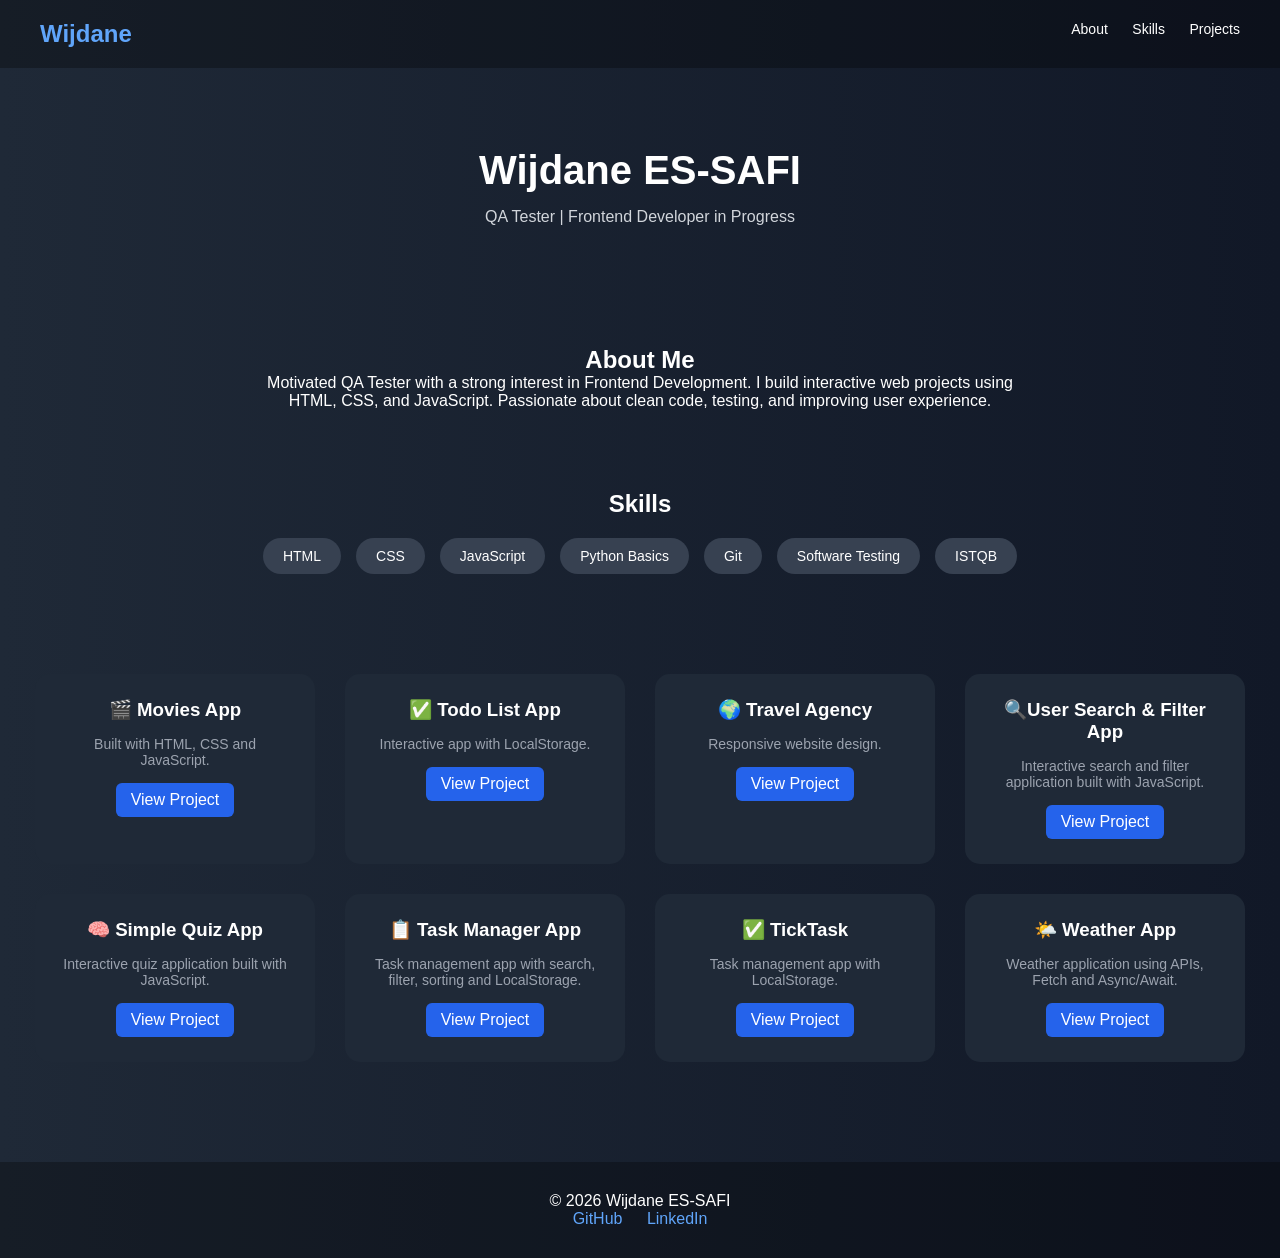
<file: index.html>
<!DOCTYPE html>
<html lang="en">
<head>
<meta charset="UTF-8">
<meta name="viewport" content="width=device-width, initial-scale=1.0">
<title>Wijdane | Portfolio</title>

<style>
* {
    margin: 0;
    padding: 0;
    box-sizing: border-box;
}

body {
    font-family: Arial, sans-serif;
    background: linear-gradient(to right, #1f2937, #111827);
    color: white;
}

/* NAVBAR */
nav {
    display: flex;
    justify-content: space-between;
    padding: 20px 40px;
    background: rgba(0,0,0,0.3);
}

nav h2 {
    color: #60a5fa;
}

nav a {
    color: white;
    text-decoration: none;
    margin-left: 20px;
    font-size: 14px;
}

nav a:hover {
    color: #60a5fa;
}

/* HEADER */
header {
    text-align: center;
    padding: 80px 20px;
}

header h1 {
    font-size: 40px;
}

header p {
    margin-top: 15px;
    color: #d1d5db;
}

/* ABOUT */
.about {
    max-width: 800px;
    margin: auto;
    padding: 40px 20px;
    text-align: center;
}

/* SKILLS */
.skills {
    text-align: center;
    padding: 40px 20px;
}

.skill-list {
    display: flex;
    justify-content: center;
    flex-wrap: wrap;
    gap: 15px;
    margin-top: 20px;
}

.skill {
    background: #374151;
    padding: 10px 20px;
    border-radius: 20px;
    font-size: 14px;
}

/* PROJECTS */
.projects {
    display: flex;
    justify-content: center;
    gap: 30px;
    flex-wrap: wrap;
    padding: 60px 20px;
}

.card {
    background: #1f2937;
    width: 280px;
    padding: 25px;
    border-radius: 15px;
    text-align: center;
    transition: 0.3s;
}

.card:hover {
    transform: translateY(-10px);
    box-shadow: 0 10px 25px rgba(0,0,0,0.4);
}

.card h3 {
    margin-bottom: 15px;
}

.card p {
    color: #9ca3af;
    font-size: 14px;
}

.card a {
    display: inline-block;
    margin-top: 15px;
    text-decoration: none;
    background: #2563eb;
    color: white;
    padding: 8px 15px;
    border-radius: 6px;
}

.card a:hover {
    background: #1e40af;
}

/* FOOTER */
footer {
    text-align: center;
    padding: 30px;
    background: rgba(0,0,0,0.3);
    margin-top: 40px;
}

footer a {
    color: #60a5fa;
    text-decoration: none;
    margin: 0 10px;
}

footer a:hover {
    text-decoration: underline;
}

/* RESPONSIVE */
@media(max-width:768px) {
    nav {
        flex-direction: column;
        align-items: center;
    }

    nav div {
        margin-top: 10px;
    }

    header h1 {
        font-size: 30px;
    }
}
</style>
</head>

<body>

<nav>
    <h2>Wijdane</h2>
    <div>
        <a href="#about">About</a>
        <a href="#skills">Skills</a>
        <a href="#projects">Projects</a>
    </div>
</nav>

<header>
    <h1>Wijdane ES-SAFI</h1>
    <p>QA Tester | Frontend Developer in Progress</p>
</header>

<section id="about" class="about">
    <h2>About Me</h2>
    <p>
        Motivated QA Tester with a strong interest in Frontend Development.
        I build interactive web projects using HTML, CSS, and JavaScript.
        Passionate about clean code, testing, and improving user experience.
    </p>
</section>

<section id="skills" class="skills">
    <h2>Skills</h2>
    <div class="skill-list">
        <div class="skill">HTML</div>
        <div class="skill">CSS</div>
        <div class="skill">JavaScript</div>
        <div class="skill">Python Basics</div>
        <div class="skill">Git</div>
        <div class="skill">Software Testing</div>
        <div class="skill">ISTQB</div>
    </div>
</section>

<section id="projects" class="projects">
    <div class="card">
        <h3>🎬 Movies App</h3>
        <p>Built with HTML, CSS and JavaScript.</p>
        <a href="Movies/index.html">View Project</a>
    </div>

    <div class="card">
        <h3>✅ Todo List App</h3>
        <p>Interactive app with LocalStorage.</p>
        <a href="todo-list-app/index.html">View Project</a>
    </div>

    <div class="card">
        <h3>🌍 Travel Agency</h3>
        <p>Responsive website design.</p>
        <a href="travel-agency/index.html">View Project</a>
    </div>

        <div class="card">
    <h3>🔍User Search & Filter App</h3>
    <p>Interactive search and filter application built with JavaScript.</p>
    <a href="user-application/index.html" target="_blank">View Project</a>
   </div>

    <div class="card">
    <h3>🧠 Simple Quiz App</h3>

    <p>
        Interactive quiz application built with JavaScript.
    </p>

    <a href="simple-quiz/index.html" target="_blank">
        View Project
    </a>
</div>

    <div class="card">
    <h3>📋 Task Manager App</h3>
    <p>
    Task management app with search, filter, sorting and LocalStorage.
    </p>
    <a href="task-manager-app/index.html">
    View Project
    </a>
</div>

    <div class="card">
    <h3>✅ TickTask</h3>
    <p>Task management app with LocalStorage.</p>
    <a href="tick-task/index.html" target="_blank">View Project</a>
</div>

    <div class="card">
    <h3>🌤️ Weather App</h3>
    <p>
        Weather application using APIs, Fetch and Async/Await.
    </p>
    <a href="weather-app/index.html" target="_blank">
        View Project
    </a>
</div>
</section>

<footer>
    <p>© 2026 Wijdane ES-SAFI</p>
    <a href="https://github.com/wijdane-09">GitHub</a>
    <a href="https://www.linkedin.com/in/wijdane-essafi-4717931b2/">LinkedIn</a>
</footer>

</body>
</html>
</file>
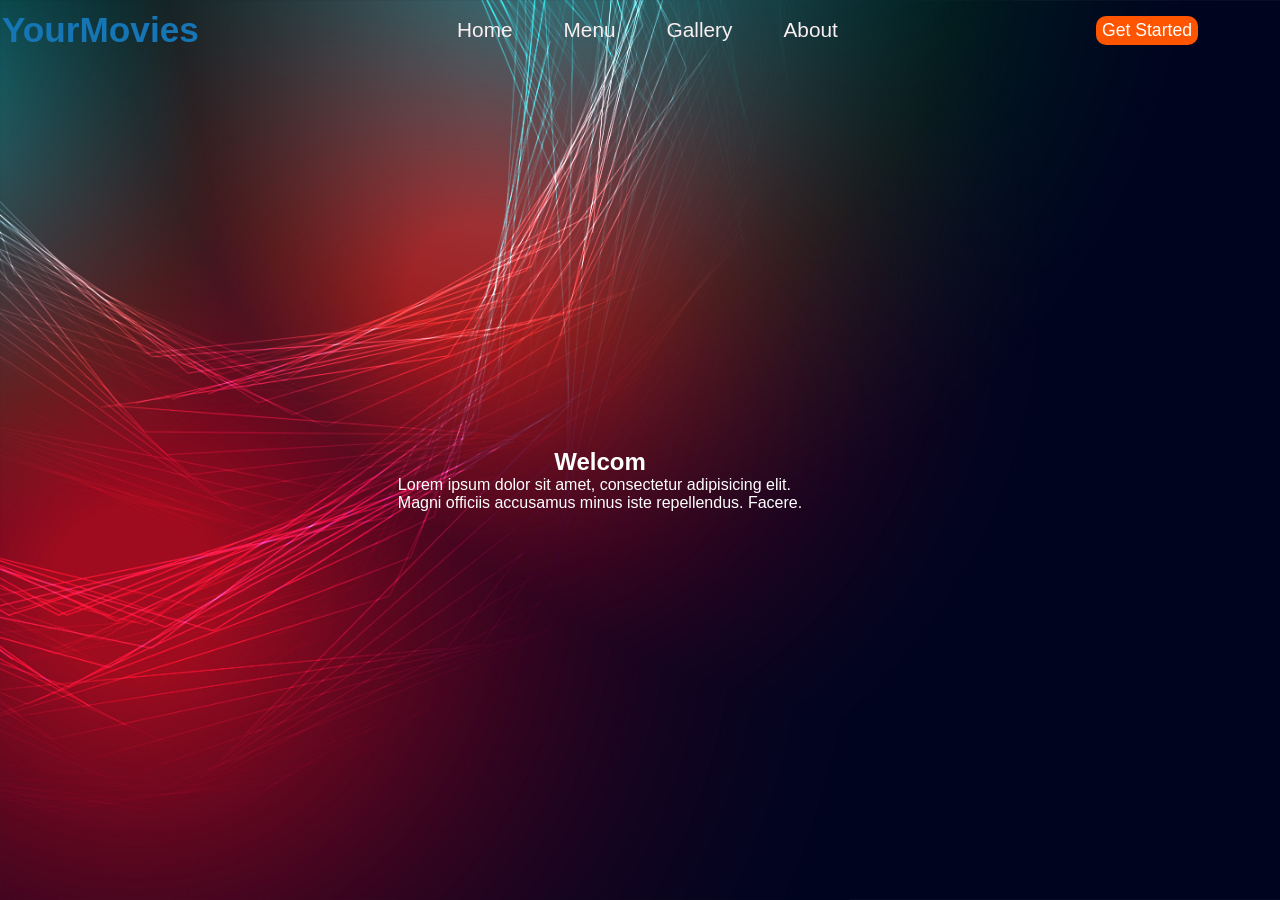
<file: Movies/index.html>
<!DOCTYPE html>
<html lang="en">
<head>
    <meta charset="UTF-8">
    <meta name="viewport" content="width=device-width, initial-scale=1.0">
    <link rel="stylesheet" href="https://cdnjs.cloudflare.com/ajax/libs/font-awesome/6.5.1/css/all.min.css">
    <link rel="stylesheet" href="style.css">
    <title>Your-Movies</title>
</head>
<body>
<header>
    <div class="navbar">
        <div class="logo">YourMovies</div>

    <ul class="links">
        <li><a href="#">Home</a></li>
        <li><a href="#">Menu</a></li>
        <li><a href="#">Gallery</a></li>
        <li><a href="#">About</a></li>
    </ul>
    <a href="#" class="action">Get Started</a>
    <div class="bars">
        <i class="fa-solid fa-bars"></i>
    </div>
    </div>

    <div class="dropDownMenu">
        <li><a href="#">Home</a></li>
        <li><a href="#">Menu</a></li>
        <li><a href="#">Gallery</a></li>
        <li><a href="#">About</a></li>
        <li><a href="#" class="action">Get Started</a></li>
    </div>
</header>    

<main>
    <section id="hero">
        <h1>Welcom</h1>
        <p>Lorem ipsum dolor sit amet,
            consectetur adipisicing elit.<br>
            Magni officiis accusamus minus iste repellendus.
            Facere.</p>
    </section>
</main>

<script src="main.js"></script>

</body>
</html>
</file>
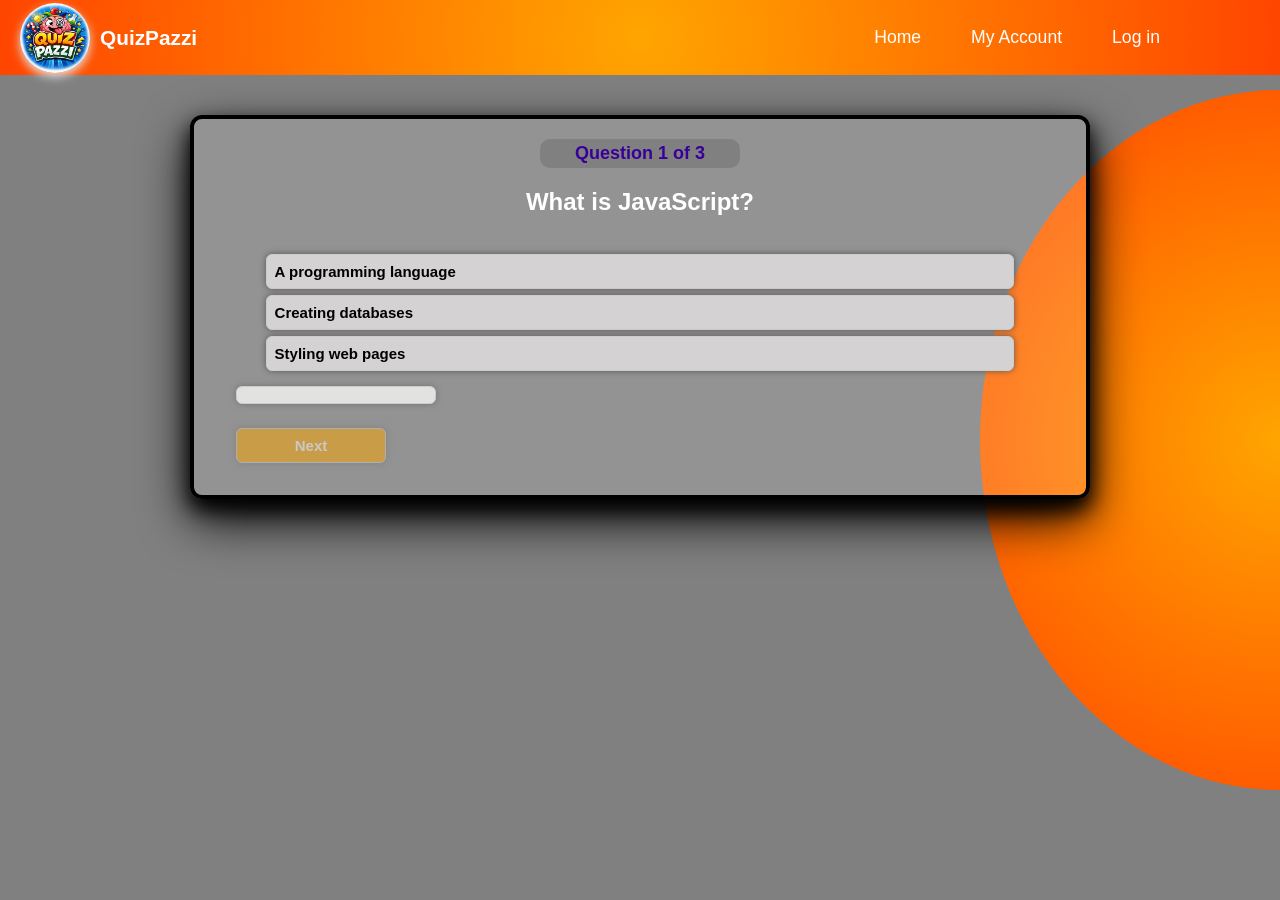
<file: simple quiz/index.html>
<!DOCTYPE html>
<html lang="en">
<head>
    <meta charset="UTF-8">
    <meta name="viewport" content="width=device-width, initial-scale=1.0">
    <link rel="stylesheet" href="style.css">
    <title>QuizPazzi</title>
</head>
<body>
    <div class="container">

        <div class="orange-shape"></div>
        
        <nav>
            <div class="logo-container">
            <img src="logo.webp" alt="logo">
            <span> QuizPazzi</span>
            </div>
        <div class="links">
                <ul>
                    <li><a href="">Home</a></li>
                    <li><a href="">My Account</a></li>
                    <li><a href="">Log in</a></li>
                </ul>
            </div>
        </nav>

<div class="content">
<p id="progress"></p>
    <h2 id="question"></h2>

  <div id="answers">
  <button class="answer"></button>
  <button class="answer"></button>
  <button class="answer"></button>
  </div>

<p id="result"></p>

<button id="nextBtn">Next</button>
<button id="restartBtn" >Restart</button>
 
 </div>
</div>
    
 

<script src="script.js"></script>
</body>
</html>
</file>
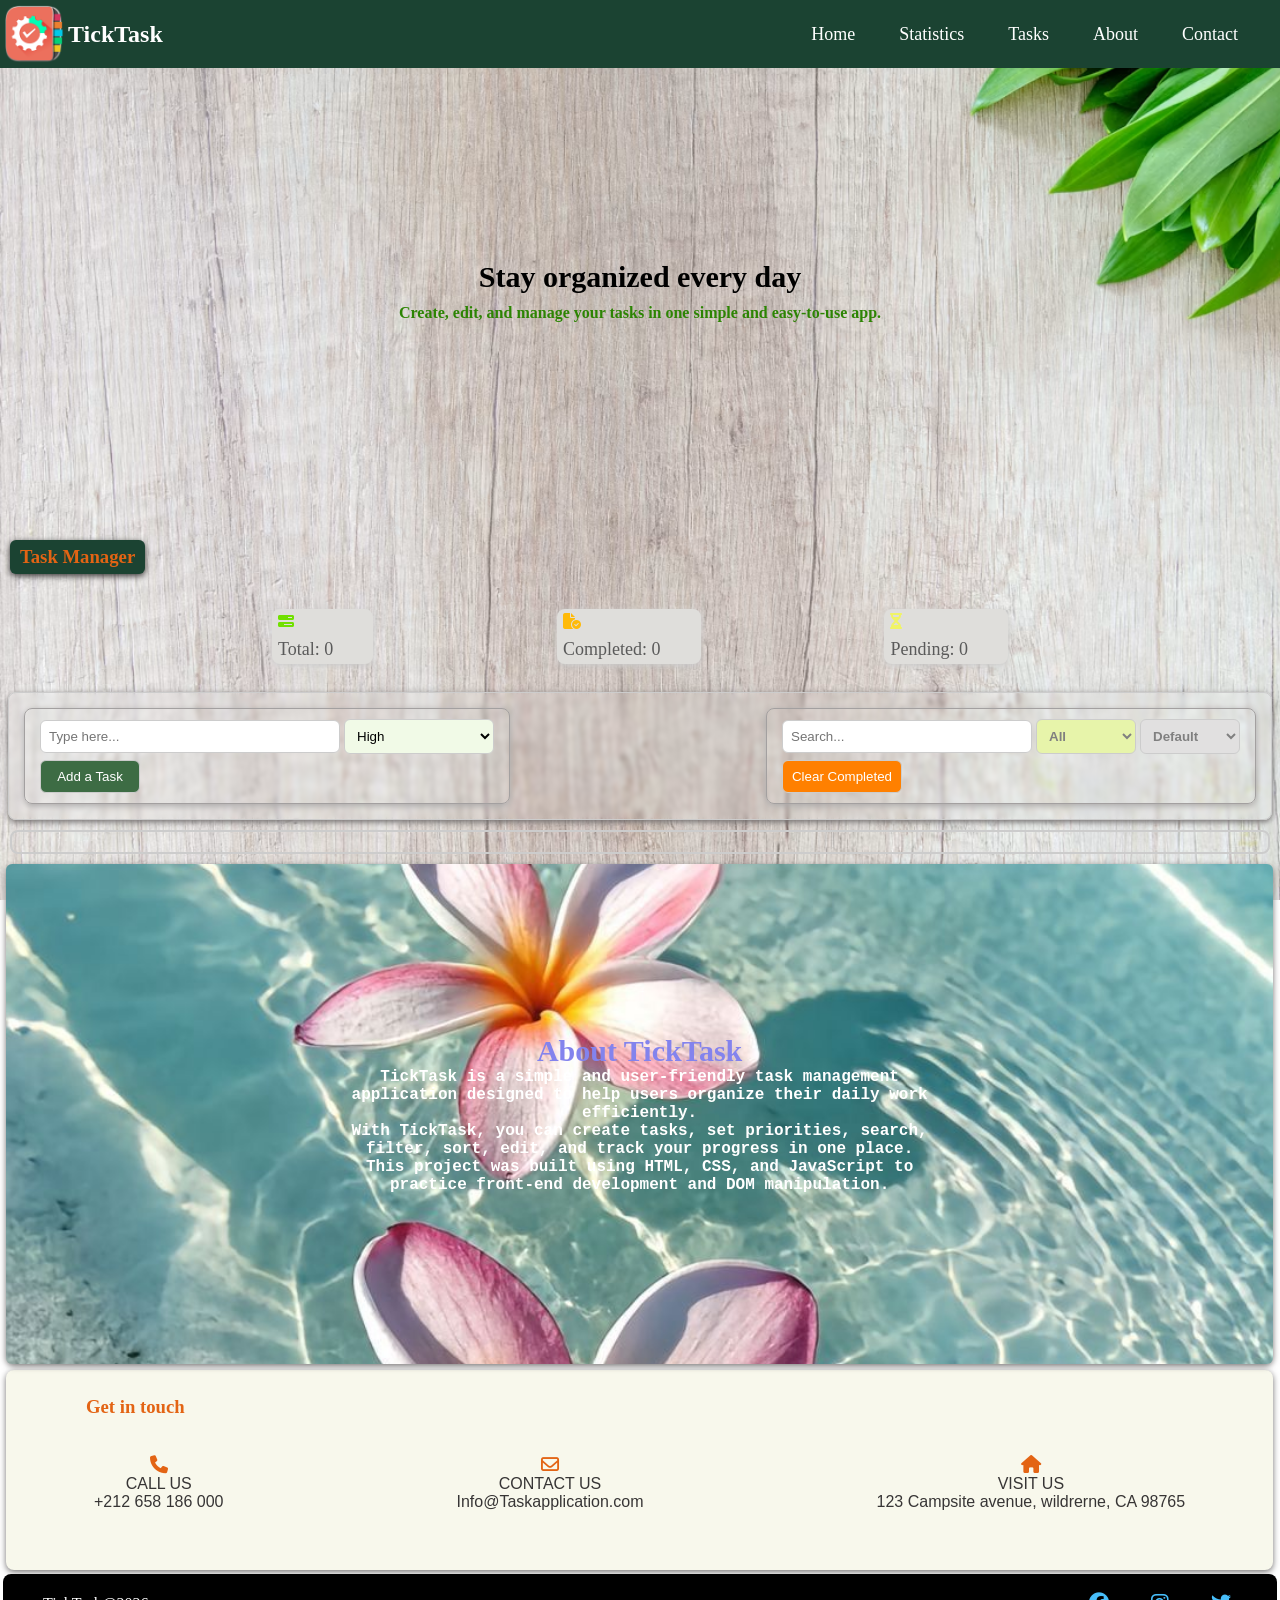
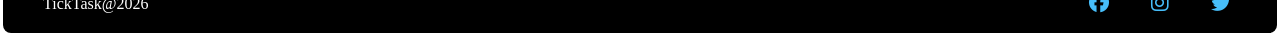
<file: tick-task/index.html>
<!DOCTYPE html>
<html lang="en">
<head>
    <meta charset="UTF-8">
    <meta name="viewport" content="width=device-width, initial-scale=1.0">
    <link rel="stylesheet" href="https://cdnjs.cloudflare.com/ajax/libs/font-awesome/6.5.1/css/all.min.css">
    <link rel="stylesheet" href="style.css">
    <link rel="icon" href="img.png">
    <title>TickTask</title>
</head>
<body>
    <!--header-->
    <header>
        <nav class="navbar">
            <div class="logo">
                <img src="img.png" alt="logo">
                <h2>TickTask</h2>
            </div>

            <ul class="links">
                <li><a href="#home">Home</a></li>
                <li><a href="#statistics">Statistics</a></li>
                <li><a href="#tasks">Tasks</a></li>
                <li><a href="#about">About</a></li>
                <li><a href="#contact">Contact</a></li>
            </ul>
        </nav>
    </header>

    <!--main-->
    <main>
        <!--hero section-->
        <section class="hero" id="home">
            <h2>Stay organized every day</h2>
            <P>Create, edit, and manage your tasks in one simple and easy-to-use app.</P>
        </section>

    <div class="container">   
        <!--statistics section-->
        <section class="statistics-section" id="statistics">

            <h3>Task Manager</h3>

            <div class="statistics">

                <div class="total">
                    <i class="fa-solid fa-bars-progress"></i>
                    <p id="totalTasks"></p>
                </div>

                <div class="completed">
                    <i class="fa-solid fa-file-circle-check"></i>
                    <p id="completedTasks"></p>
                </div>

                <div class="pending">
                    <i class="fa-solid fa-hourglass-half"></i>
                    <p id="pendingTasks"></p>
                </div>
            </div>
        </section>

        <!--section forms-->
        <section class="forms" id="tasks">
            <div class="form-container">

                <input type="text" id="textInput" placeholder="Type here...">

                <!--select category-->
                <select id="priority">
        
                    <option value="high">High</option>
                    <option value="medium">Medium</option>
                    <option value="low">Low</option>

                </select>

                <button id="addBtn">Add a Task</button>

            </div>

        <!--searching-->
            <div class="searching">
                <input type="text" id="searchInput" placeholder="Search...">

                 <!--filter category-->
                <select id="filterPriority">
                    <option value="all">All</option>
                    <option value="high">High</option>
                    <option value="medium">Medium</option>
                    <option value="low">Low</option>
                </select>

                 <!--sort tasks-->
                <select id="sortTasks">
                    <option value="default">Default</option>
                    <option value="highToLow">High → Low</option>
                    <option value="lowToHigh">Low → High</option>
                </select>

                 <!--clear completed tasks-->
                <button id="clearBtn">Clear Completed</button>
            </div>
        </section>

        <!--result-->
        <section id="taskContainer"></section>

        <section class="about" id="about">

    <img src="about.jpg" alt="about">

    <div class="about-content">
    <h2>About TickTask</h2>

    <p>
        TickTask is a simple and user-friendly task management application
        designed to help users organize their daily work efficiently.
    </p>

    <p>
        With TickTask, you can create tasks, set priorities, search, filter,
        sort, edit, and track your progress in one place.
    </p>

    <p>
        This project was built using HTML, CSS, and JavaScript to practice
        front-end development and DOM manipulation.
    </p>

    </div>
    </section> 
    </main>
<!--footer-->
<footer>

<section class="contact" id="contact">
    <h3>Get in touch</h3>

    <div class="contact-content">

        <ul>
            <li>
                <i class="fa-solid fa-phone"></i>
                <p>CALL US</p>
                <p>+212 658 186 000</p>
            </li>

            <li>
                <i class="fa-regular fa-envelope"></i>
                <p>CONTACT US</p>
                <p>Info@Taskapplication.com</p>
            </li>

            <li>
                <i class="fa-solid fa-house"></i>
                <p>VISIT US</p>
                <p>123 Campsite avenue, wildrerne, CA 98765</p>
            </li>
        </ul>
    </div>
</section>

<section class="footer-section">

    <div class="footer-content">

        <p class="copyright-text">TickTask@2026 </p>

        <div class="social-links">
            <a href="#"><i class="fa-brands fa-facebook"></i></a>
            <a href="#"><i class="fa-brands fa-instagram"></i></a>
            <a href="#"><i class="fa-brands fa-twitter"></i></a>
        </div>
    </div>
</section>
</footer>


    <script src="main.js"></script>
</body>
</html>
</file>
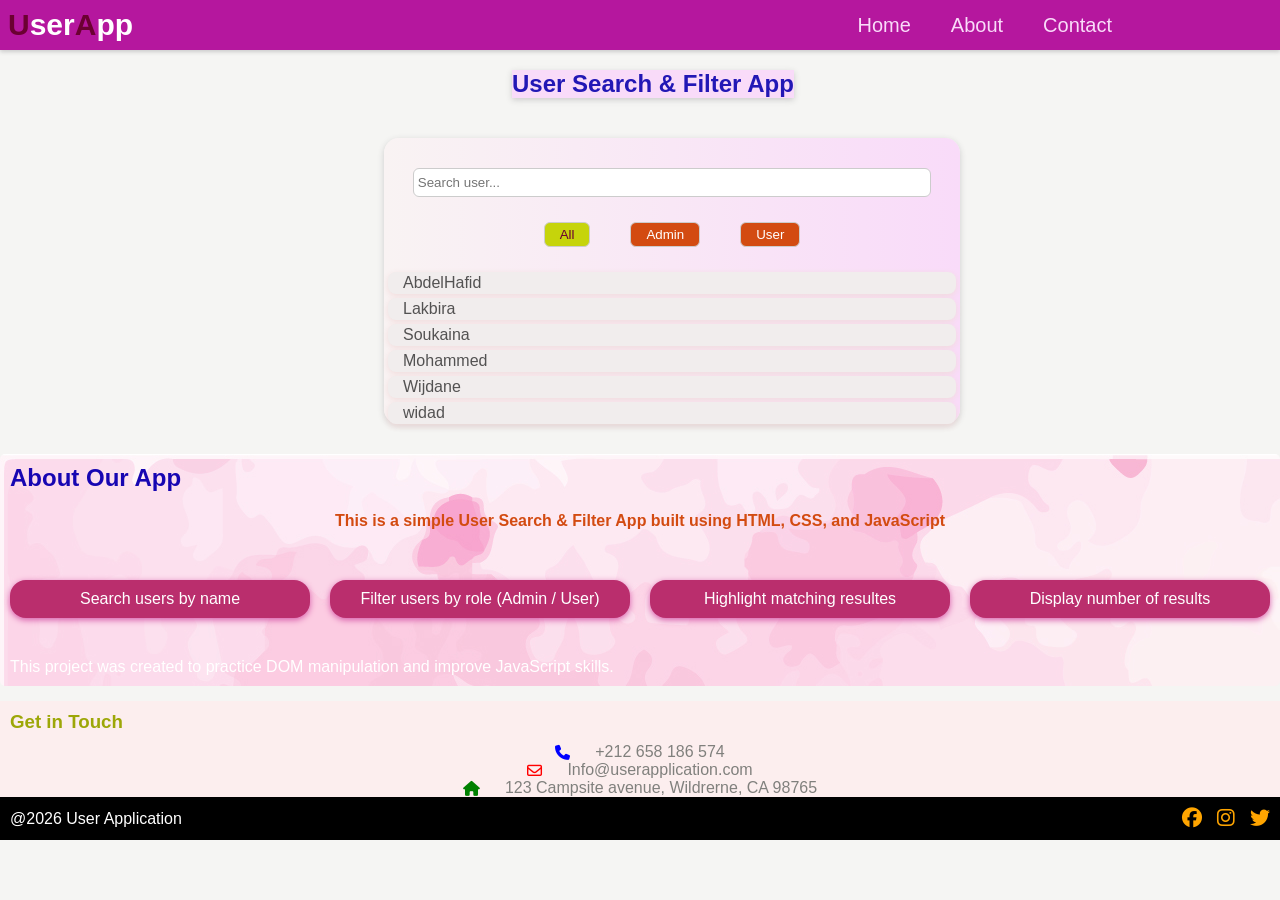
<file: user-application/index.html>
<!DOCTYPE html>
<html lang="en">
<head>
    <meta charset="UTF-8">
    <meta name="viewport" content="width=device-width, initial-scale=1.0">
    <link rel="stylesheet" href="style.css">
    <link rel="icon" type="image/png" href="pngtree-search-icon-png-image_15738214.png">
    <link rel="stylesheet" href="https://cdnjs.cloudflare.com/ajax/libs/font-awesome/6.7.2/css/all.min.css">
    <title>SearchApp</title>
</head>
<body>
 <!--header-->
<header>
    <div class="navbar">
        <h2><span>U</span>ser<span>A</span>pp</h2>

        <div class="nav-links">
            <ul>
                <li><a href="#home">Home</a></li>
                <li><a href="#about">About</a></li>
                <li><a href="#contact">Contact</a></li>
            </ul>
        </div>
    </div>
</header>
 <!--main-->
<main id="home">
<!--search & filter app-->
<div class="title">
<h2>User Search & Filter App</h2>
</div>
<div class="container">
<input type="text" id="input" placeholder="Search user...">

<div class="buttons">
<button data-role="all" class="active">All</button>
<button data-role="admin">Admin</button>
<button data-role="user">User</button>
</div>

<ul id="list">
<li data-role="admin">AbdelHafid</li>
<li data-role="user">Lakbira</li>
<li data-role="admin">Soukaina</li>
<li data-role="user">Mohammed</li>
<li data-role="user">Wijdane</li>
<li data-role="user">widad</li>
</ul>

<p id="results"></p>
</div>

<!--section about-->
<section class="about" id="about">
    <h2>About Our App</h2>

    <p class="first">This is a simple User Search & Filter App built using HTML, CSS, and JavaScript</p>

    <ul>
        <li>Search users by name</li>
        <li>Filter users by role (Admin / User)</li>
        <li>Highlight matching resultes</li>
        <li>Display number of results</li>
    </ul>
    
    <p class="second">This project was created to practice DOM manipulation and improve JavaScript skills.</p>
</section>

<!--contact section-->
<section class="contact" id="contact">
    <h3>Get in Touch</h3>
    <div class="contact-content">
        <ul>
            <li>
                <i class="fa-solid fa-phone"></i>
                <p>+212 658 186 574</p>
            </li>

            <li>
                <i class="fa-regular fa-envelope"></i>
                <p>Info@userapplication.com</p>
            </li>

            <li>
                <i class="fa-solid fa-house"></i>
                <p>123 Campsite avenue, Wildrerne, CA 98765</p>
            </li>
        </ul>
    </div>
</section>
</main>

 <!--footer-->
 <footer class="footer-section">
    <div class="footer-content">
        <p class="copyright-text">@2026 User Application</p>

        <div class="social-links">
            <a href="#"><i class="fa-brands fa-facebook"></i></a>
            <a href="#"><i class="fa-brands fa-instagram"></i></a>
            <a href="#"><i class="fa-brands fa-twitter"></i></a>
        </div>
    </div>
 </footer>

<script src="main.js"></script>
</body>
</html>
</file>
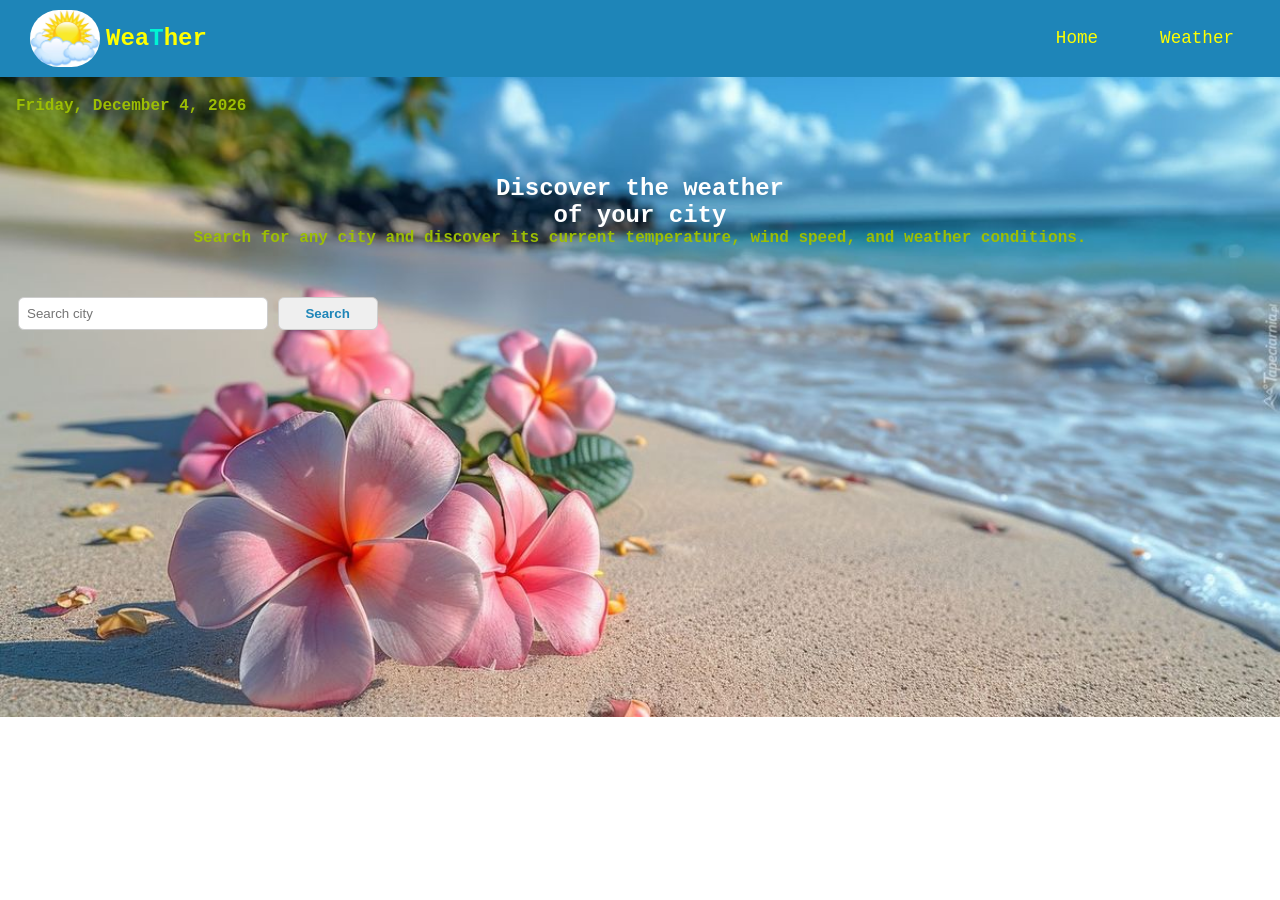
<file: weather-app/index.html>
<!DOCTYPE html>
<html lang="en">
<head>
    <meta charset="UTF-8">
    <meta name="viewport" content="width=device-width, initial-scale=1.0">
    <link rel="stylesheet" href="style.css">
    <link rel="icon" href="logo.jpg">
    <title>WeaTher</title>
</head>
<body>

<!--header-->
    <header>
        <!--navbar-->
        <nav class="navbar">
            <div class="logo">
                <img src="logo.jpg" alt="logo">
                <h2>Wea<span>T</span>her</h2>
            </div>

             <ul class="links">

            <li><a href="#home">Home</a></li>
            <li><a href="#weather-section">Weather</a></li>

           </ul>
        </nav>
    </header>

    <!--main-->
    <main>
        <!--date section-->
        <section class="date">

            <div class="date">
                <p id="date"></p>
            </div>

        </section>

        <!--hero section-->
        <section class="hero" id="home">

            <h1>Discover the weather<br>of your city</h1>

            <p class="description">

                Search for any city and discover its current temperature,
                wind speed, and weather conditions.

            </p>

        </section>

        <!--weather section-->
        <section class="weather" id="weather-section">

            <!--search weather-->
            <div class="search">
                <input type="text" id="cityInput" placeholder="Search city">
                <button id="searchBtn">Search</button>
            </div>

            <!--weather conditions-->
            <div class="weather-conditions">
                <h2 id="cityName"></h2>
                <h3 id="temperature"></h3>
                <p id="wind"></p>
                <p id="weather"></p>
            </div>

        </section>
    </main>


    <script src="main.js"></script>
</body>
</html>
</file>
<file: Movies/style.css>
*,
::before,
::after {
    box-sizing: border-box;
    margin: 0;
    padding: 0;
}

body{
    font-family: 'Lucida Sans', 'Lucida Sans Regular', 'Lucida Grande', 'Lucida Sans Unicode', Geneva, Verdana, sans-serif;
    max-width: 1200px;
    background-image: url(img.jpg);
    background-size: cover;
}

.navbar{
    height: 60px;
    padding: 8px 2px;
    display: flex;
    justify-content: space-between;
    align-items: center;
}

.logo{
    font-size: 2.2rem;
    font-weight: bold;
    color: #1675b4;
    cursor: pointer;
}

.links{
    display: flex;
    justify-content: space-between;
    align-items: center;
    gap: 35px;
}

.links li {
    list-style: none;
}

.links li a{
    font-size: 1.3rem;
    color: rgb(249, 239, 240);
    text-decoration: none;
    transition: 0.3s ease;
    padding: 3px 8px;
    border-radius: 10px;
}

.links li a:hover{
    background: red;
}

.action{
    padding: 4px 6px;
    border-radius: 10px;
    box-shadow: rgb(209, 190, 190);
    color: white;
    font-weight: 500;
    text-decoration: none;
    font-size: 1.1rem;
    background: #ff5400;
    transition: 0.5s ease;
}

.action:hover{
    background: #eadfdc;
    color: #ff5400;
    font-size: 1.2rem ;
}

.bars{
    color: whitesmoke;
    font-size: 1.2rem;
    display: none;
}

.dropDownMenu{
    display: none;
    position: absolute;
    right: 2rem;
    top: 60px;
    height: 0px;
    width: 300px;
    border-radius: 10px;
    background: #60696e;
    backdrop-filter: blur(15px);
    overflow: hidden;
}

.dropDownMenu.open{
    height: 240px;
}

.dropDownMenu li{
    padding: 0.7rem;
    list-style: none;
    display: flex;
    justify-content: center;
    align-items: center;
}
.dropDownMenu li a{
    text-decoration: none;
    color: aliceblue;
    transition: 1.2s ease;
}

.dropDownMenu li a:hover{
    color: red;
}
.dropDownMenu .action {
    background: #eadfdc;
    color: rgb(17, 41, 219);
    width: 100%;
    display: flex;
    justify-content: center;
}

/*hero*/
#hero{
    height: calc(100vh - 60px);
    display: flex;
    flex-direction: column;
    justify-content: center;
    align-items: center;
    color: white;
    cursor: pointer;
}

/*Responsive*/
@media(max-width: 992px) {
    .navbar .links,
    .navbar .action {
        display: none;
    }
    .navbar .bars{
        display: block;
    }
    .dropDownMenu {
        margin-right: 12px;
        display: block;
    }
}

@media(max-width: 576px) {
    .dropDownMenu {
        left: 2rem;
        width: unset;
    }
}
</file>
<file: simple quiz/style.css>
*,
::before,
::after{
  box-sizing: border-box;
  padding: 0;
  margin: 0;
}
body {
  font-family: Arial;
  background: gray;
  font-family: Arial, Helvetica, sans-serif;
  
}

.container {
  position: relative;
  height: 100vh;
  overflow: hidden;
}

.orange-shape {
  position: absolute;
  width: 600px;
  height: 700px;
  background: radial-gradient(circle, orange, orangered);
  border-radius: 50%; /* دائرة */
  border-radius: 50% 0 0 50%;
  top: 90px;
  right: -300px;
  z-index: 0; /* يكون ورا */
}

nav {
  position: relative;
  display: flex;
  justify-content: space-between;
  align-items: center;
  background: radial-gradient(circle, orange, orangered);
  padding: 10px 20px;
  height: 75px;
  z-index: 10;
}

.logo-container{ 
  display: flex;
  align-items: center;
  gap: 10px;
}
.logo-container span {
  color: white;
  font-weight: 600;
  font-size: 1.3rem;
  cursor: pointer;
}
.logo-container img {
  width: 70px;
  height: auto;
  border-radius: 50%;
  object-fit: cover; /*  باش الصورة ماتخصرش وتحافض على الشكل*/
  box-shadow: 0 4px 10px #e0dede;
}

.links{  /*هادي هي لي كتخلي NAV ماتبقاش لاصقة على اليمين*/
  padding-right: 100px;
}
.links ul {
  display: flex;
  justify-content: flex-end;
  gap: 50px;
}

.links ul li {
  list-style: none;
  font-size: 1.1rem;
  font-weight: 400;
}

.links ul li a {
  text-decoration: none;
  color: white;
  transition: 0.3s ease-in;
}

.links ul li a:hover{
  color: rgb(25, 206, 25);
  font-weight: 300;
}

.content {
  position: relative;
  z-index: 1;
  padding: 20px 30px;
  background: rgba(255,255,255,0.15);
  width: 900px;
  margin: 40px auto;
  border: 4px solid black;
  border-radius: 12px;
  box-shadow: 0 10px 20px black,
              0 20px 50px black
}

#progress {
  margin: 0 auto 20px;
  display: block;
  width: 200px;
  text-align: center;
  color: #390099;
  font-size: 18px;
  font-weight: 600;
  margin-bottom: 20px;
  background: gray;
  padding: 4px 10px;
  border-radius: 10px;
  cursor: pointer;
  transition: 0.2s ease;
}

#progress:hover {
  background: #390099;
  color: gray;
}
#question {
  text-align: center;
  color: white;
  margin-bottom: 35px;
}

#answers {
  display: flex;
  flex-direction: column;
  align-items: center;
}

.answer{
width: 90%;
padding: 8px;
margin: 3px;
font-size: 15px;
font-weight: 800;
text-align: left;
background: rgb(212, 210, 210);
border: 1px solid #ccc;
border-radius: 6px;
box-shadow: 0 0 6px #595858;
transition: 0.2s ease;
}

.answer:hover {
  background: rgb(186, 183, 183);
}

#result {
  background: rgb(226, 226, 225);
  color: blue;
  width: 200px;
  margin: 12px;
  padding: 8px;
  font-size: 15px;
  font-weight: 800;
  border: 1px solid #ccc;
  border-radius: 6px;
  box-shadow: 0 0 6px #757373;
}

#nextBtn{
  background: orange;
  width: 150px;
  margin: 12px;
  padding: 8px;
  color: white;
  font-size: 15px;
  font-weight: 800;
  border: 1px solid #ccc;
  border-radius: 6px;
  box-shadow: 0 0 6px #757373;
  transition: 0.3s ease;
}

#nextBtn:hover {
  font-size: 16px;
  color: #390099;
}

#restartBtn {
  background: radial-gradient(circle, orange, orangered);
  width: 100px;
  margin: 12px;
  padding: 8px;
  color: white;
  font-size: 15px;
  font-weight: 800;
  border: 1px solid #ccc;
  border-radius: 6px;
  box-shadow: 0 0 6px #757373;
  transition: 0.3s ease;
}

#restartBtn:hover {
  font-size: 12px;
}

.correct {
  background: green;
  color: white;
}

.wrong {
  background: red;
  color: white;
}

button:disabled {
  opacity: 0.5;
}

/*Responsive*/
@media (max-width: 768px) {

  nav {
    flex-direction: column;
    height: auto;
    gap: 10px;
  }

  .links {
    padding-right: 0;
    justify-content: center;
  }

  .content {
    width: 90%;
    margin: 20px auto;
    padding: 20px;
  }

  #progress {
    margin: 10px auto;
  }

  .answer {
    width: 100%;
  }
}
</file>
<file: tick-task/style.css>
*,
::before,
::after {
    box-sizing: border-box;
    margin: 0;
    padding: 0;
}

body {
    background-image: url(backgroundImg.avif);
    background-size: cover;
    background-repeat: no-repeat;
    background-attachment: fixed;
}

/*header*/
.navbar {
    position: fixed;
    top: 0;
    left: 0;
    width: 100%;
    display: flex;
    justify-content: space-between;
    align-items: center;
    background: #1B4332;
    padding: 10px auto; 
    z-index: 1000;
}

.navbar .logo {
    display: flex;
    justify-content: space-between;
    align-items: center;
    padding: 4px;
    gap: 4px;
    cursor: pointer;
}

.logo img {
    width: 60px;
}

.logo h2 {
    color: white;
}

.links {
    display: flex;
    justify-content: space-between;
    align-items: center;
    padding-right: 30px;
    gap: 20px;
}

.links li {
    list-style: none;
}

.links li a {
    text-decoration: none;
    color: white;
    font-size: 18px;
    padding: 8px 12px;
    border-radius: 10px;
    transition: 0.3s ease;
}

.links li a:hover {
    background: #e36414;
}

/*main*/
.hero {
    margin-top: 190px;
    padding: 50px;
    height: 240px;
    text-align: center;
}

.hero h2 {
    margin-top: 20px;
    font-size: 30px;
    cursor: pointer;
    transition: 0.4s ease;
}

.hero h2:hover {
    color: #f3722c;
}

.hero p {
    margin-top: 10px;
    color: #2c8403;
    font-weight: 600;
    cursor: pointer;
}

.statistics-section {
    margin-top: 100px;
    padding: 10px;
}

.statistics-section h3 {
    display: inline-block;
    padding: 6px 10px;
    color: #e36414;
    margin-bottom: 25px;
    background: #1B4332;
    border-radius: 6px;
    box-shadow: 0 2px 6px #373535;
    cursor: pointer;
    transition: 0.3s ease;
}

.statistics-section h3:hover {
    color: white;
}

.statistics-section .statistics {
    display: flex;
    justify-content: space-between;
    align-items: center;
    width: 60%;
    padding: 10px;
    margin: auto;
}

.statistics-section .statistics div {
    background: rgb(223, 222, 219);
    padding: 4px 40px 4px 6px;
    height: 55px;
    border-radius: 8px;
    box-shadow: 0 2px 6px #ccc;
    transition: transform 1.2s ease;
}

.statistics-section .statistics div:hover {
    transform: translateY(-8px);
}

/*total*/
.statistics-section .statistics .total{
    transition: 0.2s ease;
}

.statistics-section .statistics .total:hover{
    background: #e7faea;
}

.statistics-section .statistics .total i{
    color: #70e000;
    margin-bottom: 10px;
}

.statistics-section .statistics .total p{
    font-size: 18px;
    color: rgb(90, 90, 90);
    cursor: pointer;
}

/*completed*/
.statistics-section .statistics .completed{
    transition: 0.2s ease;
}

.statistics-section .statistics .completed:hover{
    background: #fce8d8;
}

.statistics-section .statistics .completed i{
    color: #ffba08;
    margin-bottom: 10px;
}

.statistics-section .statistics .completed p{
    font-size: 18px;
    color: rgb(90, 90, 90);
    cursor: pointer;
}

/*pending*/
.statistics-section .statistics .pending{
    transition: 0.2s ease;
}

.statistics-section .statistics .pending:hover{
    background: #fafbd0;
}

.statistics-section .statistics .pending i{
    color: #f0f465;
    margin-bottom: 10px;
}

.statistics-section .statistics .pending p{
    font-size: 18px;
    color: rgb(90, 90, 90);
    cursor: pointer;
}

/*forms*/
.forms {
    display: flex;
    justify-content: space-between;
    align-items: center;
    padding: 15px;
    margin: 8px;
    border: 1px solid #ccc;
    border-radius: 8px;
    box-shadow: 0 2px 6px #6f6b6b;
    backdrop-filter: blur(2px);
}

.forms .form-container {
    padding: 10px 15px;
    border: 1px solid #a3a0a0;
    border-radius: 8px;
    box-shadow: 0 2px 6px #acaaaa;
}

.forms .form-container #textInput {
    width: 300px;
    padding: 8px;
    border-radius: 6px;
    border: 1px solid #ccc;
}

.forms .form-container #priority {
    width: 150px;
    padding: 8px;
    background: #f1fae7;
    border-radius: 6px;
    border: 1px solid #ccc;
}

.forms .form-container #addBtn {
    width: 100px;
    padding: 8px;
    display: block;
    margin-top: 6px;
    color: white;
    background: #3d6c44;
    border-radius: 6px;
    border: 1px solid #ccc;
    transition: 0.2s ease;
}

.forms .form-container #addBtn:hover {
    width: 95px;
    background: white;
    color: #3d6c44;
    font-weight: 600;
}

/*searching*/
.forms .searching {
    padding: 10px 15px;
    border: 1px solid #a3a0a0;
    border-radius: 8px;
    box-shadow: 0 2px 6px #acaaaa;
}

.forms .searching #searchInput {
    width: 250px;
    padding: 8px;
    border-radius: 6px;
    border: 1px solid #ccc;
}

.forms .searching #filterPriority {
    width: 100px;
    padding: 8px;
    color: gray;
    font-weight: 600;
    background: #e7f4aa;
    border-radius: 6px;
    border: 1px solid #ccc;
}

.forms .searching #sortTasks {
    width: 100px;
    padding: 8px;
    color: gray;
    font-weight: 600;
    background: rgb(225, 224, 224);
    border-radius: 6px;
    border: 1px solid #ccc;
}

.forms .searching #clearBtn {
    width: 120px;
    padding: 8px;
    display: block;
    margin-top: 6px;
    color: white;
    background: #ff8000;
    border-radius: 6px;
    border: 1px solid #ccc;
    transition: 0.2s ease;
}

.forms .searching #clearBtn:hover {
    width: 125px;
    background: white;
    color: #ff8000;
    font-weight: 600;
}

#taskContainer {
    display: grid;
    grid-template-columns: repeat(auto-fit,minmax(250px,1fr));
    padding: 10px;
    margin: 10px;
    border: 2px solid #ccc;
    border-radius: 8px;
}

/*about*/
.about {
    position: relative; /* we did the position to make the paragraphs show on the picture*/
    width: calc(100% - 1%);
    margin: 6px;
    border-radius: 8px;
    box-shadow: 0 2px 6px #757373;
}

.about img {
    width: 100%;
    height: 500px;
    object-fit: cover;
    display: block;
    border-radius: 6px;
}

.about-content {
    position: absolute;
    top: 50%;
    left: 50%;
    transform: translate(-50%, -50%);
    color: white;
    text-align: center;
}

.about-content h2 {
    font-size: 30px;
    cursor: pointer;
    color: rgb(131, 131, 237);
}

.about-content p {
    font-weight:600;
    font-family: 'Courier New', Courier, monospace;
}

/*contact*/
.contact {
    width: calc(100% - 1%);
    margin: 4px 6px;
    padding: 6px 80px;
    height: 200px;
    background: rgb(248, 248, 236);
    border-radius: 8px;
    box-shadow: 0 2px 6px #757373;
}

.contact h3 {
    margin-top: 20px;
    color: #e36414;
    cursor: pointer;
}
.contact .contact-content ul{
    display: flex;
    justify-content: space-between;
    align-items: center;
    margin-top: 30px;
    text-align: center;
}

.contact .contact-content ul li {
    list-style: none;
    padding: 8px 8px;
}

.contact .contact-content ul li i {
    font-size: 18px;
    color: #e36414;
}

.contact .contact-content ul li p {
    font-family: 'Gill Sans', 'Gill Sans MT', Calibri, 'Trebuchet MS', sans-serif;
    color: #373535;
    cursor: pointer;
}

.footer-content {
    display: flex;
    justify-content: space-between;
    align-items: center;
    margin: 3px;
    padding: 12px 40px;
    border-radius: 8px;
    background: black;
}

.footer-content p {
    color: white;
}

.footer-content .social-links {
    display: flex;
    gap: 30px;
}

.footer-content .social-links a {
    font-size: 20px;
    color: rgb(71, 190, 250);
    transition: 0.5s ease;
    padding: 6px;
}

.footer-content .social-links a:hover {
    background: rgb(173, 171, 171);
    border-radius: 16px;
}

/*javascript style*/
.box {
    border: 1px solid #ccc;
    background: radial-gradient(circle, rgb(137, 211, 243),rgb(186, 241, 186));
    padding: 8px 6px;
    margin: 3px;
    border-radius: 6px;
    box-shadow: 0 2px 6px #ccc;
    transition: transform 1.2s ease;
}

.box:hover {
    transform: translateY(-8px);
}

.title {
    cursor: pointer;
    color: rgb(99, 86, 2);
}

.toggle {
    text-decoration: line-through;
}

.categText {
    display: block;
    text-transform: capitalize;
    font-size: 17px;
    padding: 6px 8px;
    color: white;
    cursor: pointer;
}

.deleteBtn {
    margin-left: 30px;
    padding: 6px 6px;
    font-size: 15px;
    border: none;
    border-radius: 6px;

}

.editBtn{
    margin-left: 30px;
    padding: 6px 4px;
    font-size: 15px;
    border: none;
    border-radius: 6px;
}

/* =========================
   RESPONSIVE
========================= */

@media (max-width: 768px) {

    /* navbar */
    .navbar {
        flex-direction: column;
        padding: 8px;
    }

    .navbar .logo {
        justify-content: center;
    }

    .links {
        width: 100%;
        justify-content: center;
        flex-wrap: wrap;
        padding: 10px 0;
        gap: 8px;
    }

    .links li a {
        font-size: 15px;
        padding: 6px 8px;
    }


    /* hero */
    .hero {
        margin-top: 180px;
        padding: 30px 15px;
        height: auto;
    }

    .hero h2 {
        font-size: 25px;
    }

    .hero p {
        font-size: 15px;
        line-height: 1.5;
    }


    /* statistics */
    .statistics-section {
        margin-top: 60px;
    }

    .statistics-section .statistics {
        width: 100%;
        gap: 15px;
        justify-content: center;
        flex-wrap: wrap;
    }

    .statistics-section .statistics div {
        width: 140px;
        padding: 8px;
    }


    /* forms */
    .forms {
        flex-direction: column;
        gap: 20px;
    }

    .forms .form-container,
    .forms .searching {
        width: 100%;
    }

    .forms .form-container #textInput {
        width: 100%;
    }

    .forms .form-container #priority {
        width: 100%;
        margin-top: 8px;
    }

    .forms .form-container #addBtn {
        width: 100%;
    }


    /* searching */
    .forms .searching #searchInput {
        width: 100%;
    }

    .forms .searching #filterPriority,
    .forms .searching #sortTasks {
        width: 100%;
        margin-top: 8px;
    }

    .forms .searching #clearBtn {
        width: 100%;
    }


    /* tasks */
    #taskContainer {
        grid-template-columns: 1fr;
        margin: 10px 6px;
    }


    /* about */
    .about img {
        height: 400px;
    }

    .about-content {
        width: 90%;
    }

    .about-content h2 {
        font-size: 25px;
    }

    .about-content p {
        font-size: 14px;
        line-height: 1.5;
        margin-top: 10px;
    }


    /* contact */
    .contact {
        height: auto;
        padding: 20px;
    }

    .contact .contact-content ul {
        flex-direction: column;
        gap: 25px;
    }

    .contact .contact-content ul li {
        width: 100%;
    }


    /* footer */
    .footer-content {
        flex-direction: column;
        gap: 15px;
        padding: 15px;
    }
}
</file>
<file: user-application/style.css>
*,
::before,
::after {
    box-sizing: border-box;
    padding: 0;
    margin: 0;
}

body {
    background: rgb(245, 245, 243);
    width: 100%;
    font-family: 'Franklin Gothic Medium', 'Arial Narrow', Arial, sans-serif;
}

.navbar {
    display: flex;
    justify-content: space-between;
    align-items: center;
    background: #b5179e;
    padding: 8px;
    box-shadow: 0 2px 4px #ccc;
}

.navbar h2 {
    color: white;
    font-size: 30px;
    cursor: pointer;
}

.navbar span {
    color: #6b0131;
}

.nav-links ul{
    display: flex;
    justify-content: space-between;
    align-items: center;
    gap: 20px;
    margin-right: 150px;
    
}

.nav-links ul li {
    list-style: none;
    font-size: 20px;
}

.nav-links ul li a {
    color: #f9dbf9;
    text-decoration: none;
    transition: 0.5s ease;
    padding: 6px 10px;
    border-radius: 10px;
}

.nav-links ul li a:hover{
    background: #ffc6ff;
    color: #b5179e;
}

.title{
    color: #2217b5;
    background: #f9dbf9;
    display: inline-block;
    margin-top: 20px; 
    margin-left: 40%;
    box-shadow: 0 2px 6px #ccc;
}

.container {
    text-align: center;
    background: linear-gradient(to right, rgb(249, 243, 243), #f9dbf9);
    width: 45%;
    margin-left: 30%;
    margin-top: 40px;
    margin-bottom: 30px;
    border-radius: 15px;
    box-shadow: 0 2px 6px #ccc;
}

#input {
    margin-top: 30px;
    width: 90%;
    border: 1px solid #ccc;
    padding: 6px 4px;
    border-radius: 6px;
}

.buttons {
    display: flex;
    justify-content: center;
    align-items: center;
    gap: 40px;
    padding: 15px;
    margin: 10px;
}

.buttons button {
    font-weight: 500;
    border: 1px solid #ccc;
    padding: 4px 15px;
    color: white;
    background: rgb(211, 75, 17);
    border-radius: 6px;
    cursor: pointer;
    transition: 0.1s ease-in;
}

.buttons button:hover {
    font-size: 14px;
    color: #c6d40b;
    background: rgb(124, 3, 112);
}

#list li {
    list-style: none;
    text-align: left;
    padding: 2px 15px;
    background: #f1eded;
    margin: 4px;
    border-radius: 8px;
    box-shadow: 0 2px 6px #f1dcdc;
    color: rgb(83, 82, 82);
    cursor: pointer;
    transition: 0.5s ease;
}

#list li:hover {
    transform: translateX(10px);
    background: #ccc;
}
#count {
    color: #2217b5;
}

.about {
    background: url(Soft_pink_abstract_background_with_watercolor.jpg);
    padding: 10px;
    border-radius: 5px;
}

.about h2 {
    color: rgb(23, 6, 178);
    cursor: pointer;
}

.first{
    text-align: center;
    color: rgb(211, 75, 17);
    font-size: 16px;
    font-weight: 700;
    margin-top: 20px;
}
.about ul {
  display: grid;
  grid-template-columns: repeat(4, 1fr);
  gap: 20px;
  margin-top: 50px;
}

.about ul li {
  list-style: none;
  background: #ba2e6d;
  padding: 10px;
  color: white;
  cursor: pointer;
  border-radius: 16px;
  box-shadow: 0 2px 6px #d75aa9;
  text-align: center;
  transition: 0.2s ease;
}

.about ul li:hover {
    transform: translateX(10px);
    color: #fef7f0;
}

.second{
    color: white;
    margin-top: 40px;
}

.contact {
    background: #fceeee;
}

.contact h3 {
    padding: 10px;
    color: #9da708;
    margin-top: 15px;  
}

.contact ul li {
    display: flex;
    justify-content: center;
    align-items: center;
    gap: 25px;
    color: rgb(128, 128, 125);
}

.fa-phone {
    color: blue;
    font-size: 15px;
}

.fa-envelope {
    color: red;
    font-size: 15px;
}

.fa-house {
   color: green;
   font-size: 15px;
}

.footer-section {
    background: black;
    color: white;
    padding: 10px;
}

.footer-content {
    display: flex;
    justify-content: space-between;
    align-items: center;
}

.social-links {
    display: flex;
    justify-content: space-between;
    align-items: center;
    gap: 15px;
}

.social-links a{
    color: orange;
    font-size: 20px;
    transition: 0.3s ease;
}

.social-links a:hover {
    font-size: 15px;
}

.buttons button.active {
    background: #c6d40b;
    color: #6b0131;
}

#list li.highlight {
    background: yellow;
}

/*responsive*/
@media ( max-width : 768px ) {
    .navbar {
        flex-direction: column;
    }
    .nav-links {
        padding: 15px 0;
        margin-left: 45% ;
    }
    .title {
        text-align: center;
        margin: 20px auto;
    }
    .container {
        width: 70%;
        margin-left: 20%;
    }

}
</file>
<file: weather-app/style.css>
*,
::before,
::after {
    box-sizing: border-box;
    padding: 0;
    margin: 0;
}

/*body*/
body {
    font-family: 'Courier New', Courier, monospace;
    background-image: url(background-img.jpg);
    background-repeat: no-repeat;
    background-size: cover; 
}

/*navbar*/
.navbar {
    background:rgb(30, 133, 184) ;
    display: flex;
    justify-content: space-between;
    align-items: center;
    padding: 10px 30px;
}

.navbar .logo {
    display: flex;
    justify-content: space-between;
    align-items: center;
    gap: 6px;
}

.navbar .logo img {
    width: 70px;
    border-radius: 30px;
}

.navbar .logo h2 {
    color: yellow;
}

.navbar .logo span {
    color: #00f5d4;
}

.navbar .links {
    display: flex;
    align-items: center;
    gap: 30px;

}

.navbar .links li {
    font-size: 1.1rem;
    margin: 6px;
    list-style: none;
}

.navbar .links a {
    padding: 8px 10px;
    text-decoration: none;
    color: yellow;
    font-weight: 500;
    border-radius: 10px;
    transition: 0.3s ease;
}

.navbar .links a:hover {
    background: rgb(148, 207, 244);
}

/*main*/
.date {
   padding: 10px 8px;
   font-weight: 600;
   color: rgb(156, 190, 4);
}

.hero {
    padding: 10px;
    margin: 30px;
    text-align: center;
}

.hero h1 {
    color: white;
    cursor: pointer;
}

.hero .description {
    font-weight: 600;
    color: rgb(156, 190, 4);
}

.weather {
    padding: 10px 10px;
    margin: 8px;
}

.weather .search input {
    width: 250px;
    padding: 8px;
    border: 1px solid #ccc;
    border-radius: 6px;
}

.weather .search button {
    width: 100px;
    padding: 8px;
    font-weight: 600;
    color: rgb(30, 133, 184);
    border: 1px solid #ccc;
    border-radius: 6px;
    transition: 1s ease;
}

.weather .search button:hover {
    background:rgb(30, 133, 184) ;
    color: white;
}

.weather .weather-conditions {
    padding: 8px;
    margin: 8px;
}

.weather .weather-conditions #cityName {
    color: white;
    margin-bottom: 10px;
}

.weather .weather-conditions #temperature {
    padding: 6px;
    color: white;
}

.weather .weather-conditions #wind {
    font-size: 18px;
    padding: 6px;
    color: white;
}

.weather .weather-conditions #weather {
    font-size: 18px;
    padding: 6px;
    color: white;
}

/*responsive*/

@media (max-width: 600px) {

    .navbar {
        padding: 10px 15px;
    }

    .navbar .logo img {
        width: 50px;
    }

    .navbar .logo h2 {
        font-size: 1.2rem;
    }

    .navbar .links {
        gap: 10px;
        padding-right: 0;
    }

    .navbar .links li {
        font-size: 0.9rem;
    }

    .hero {
        margin: 20px 10px;
    }

    .hero h1 {
        font-size: 1.8rem;
    }

    .weather {
        margin: 10px;
    }

    .weather .search {
        display: flex;
        flex-direction: column;
        gap: 10px;
    }

    .weather .search input,
    .weather .search button {
        width: 100%;
    }
}
</file>
